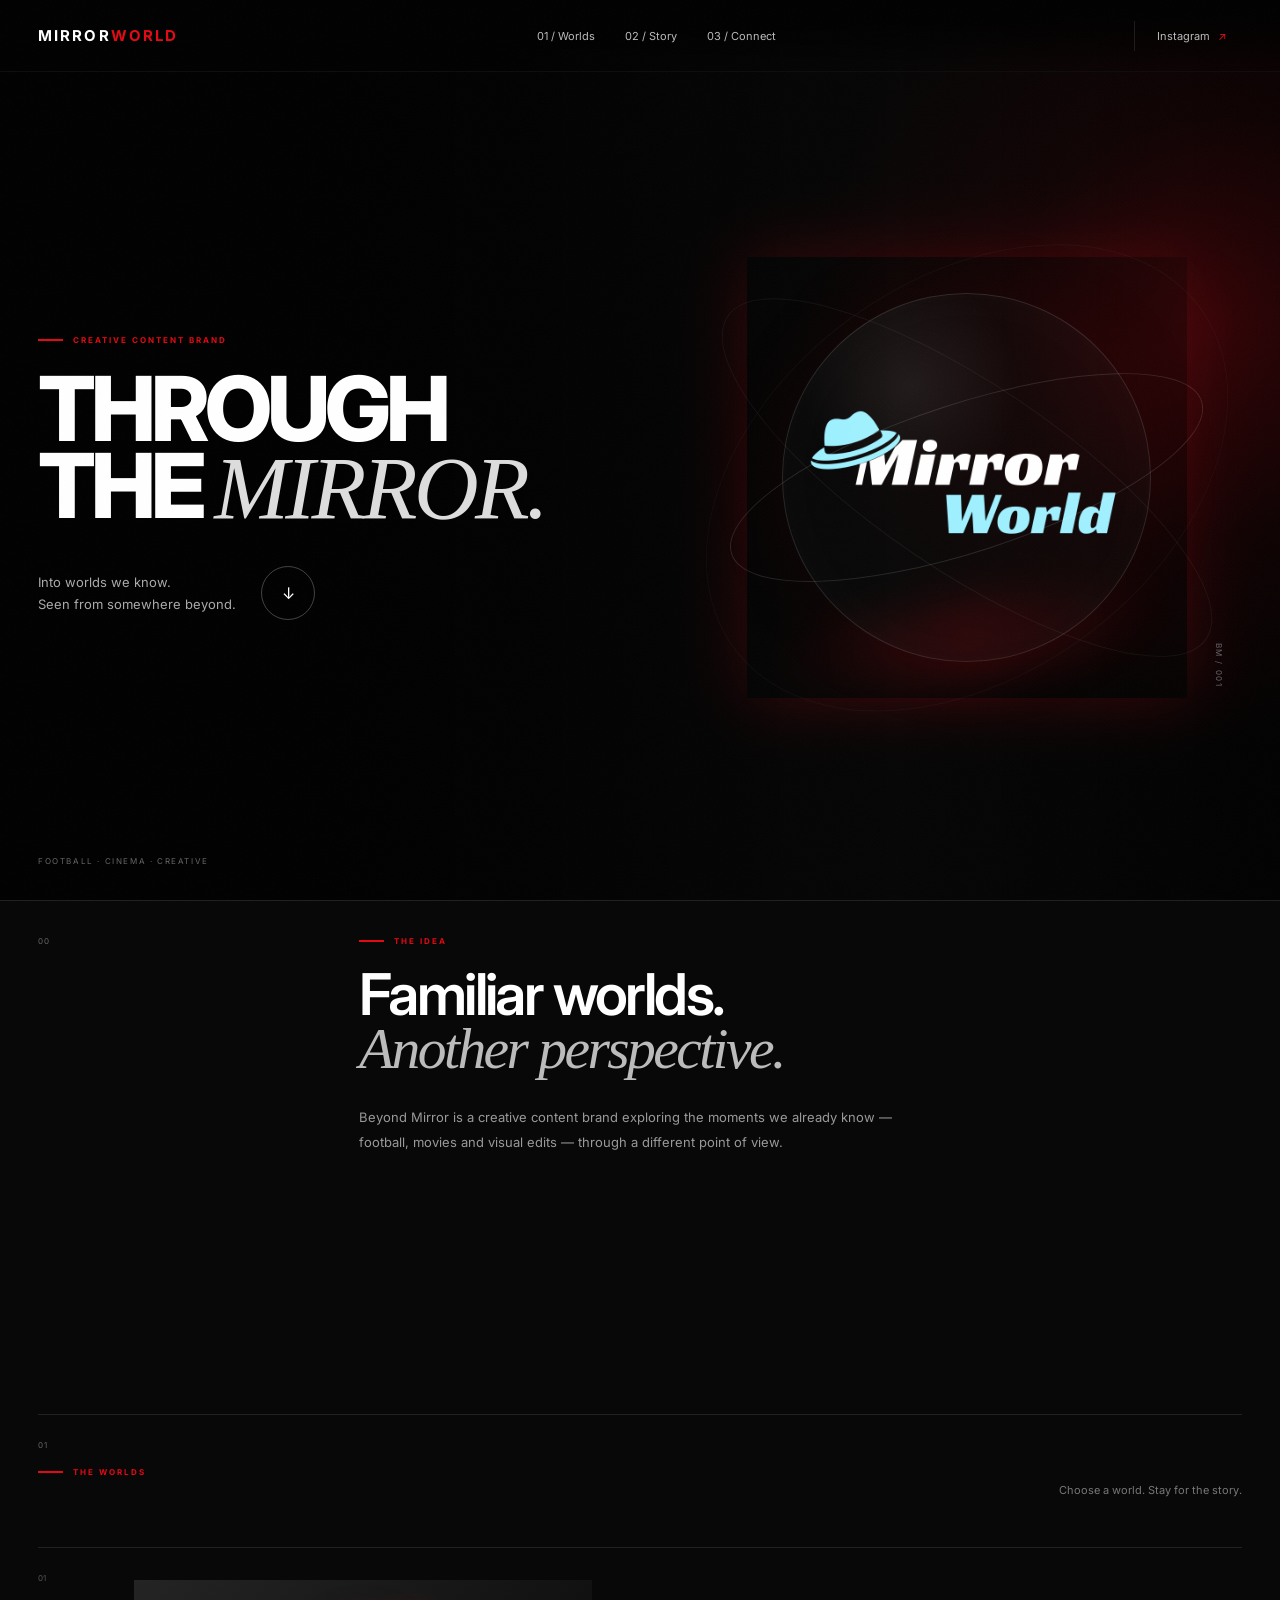
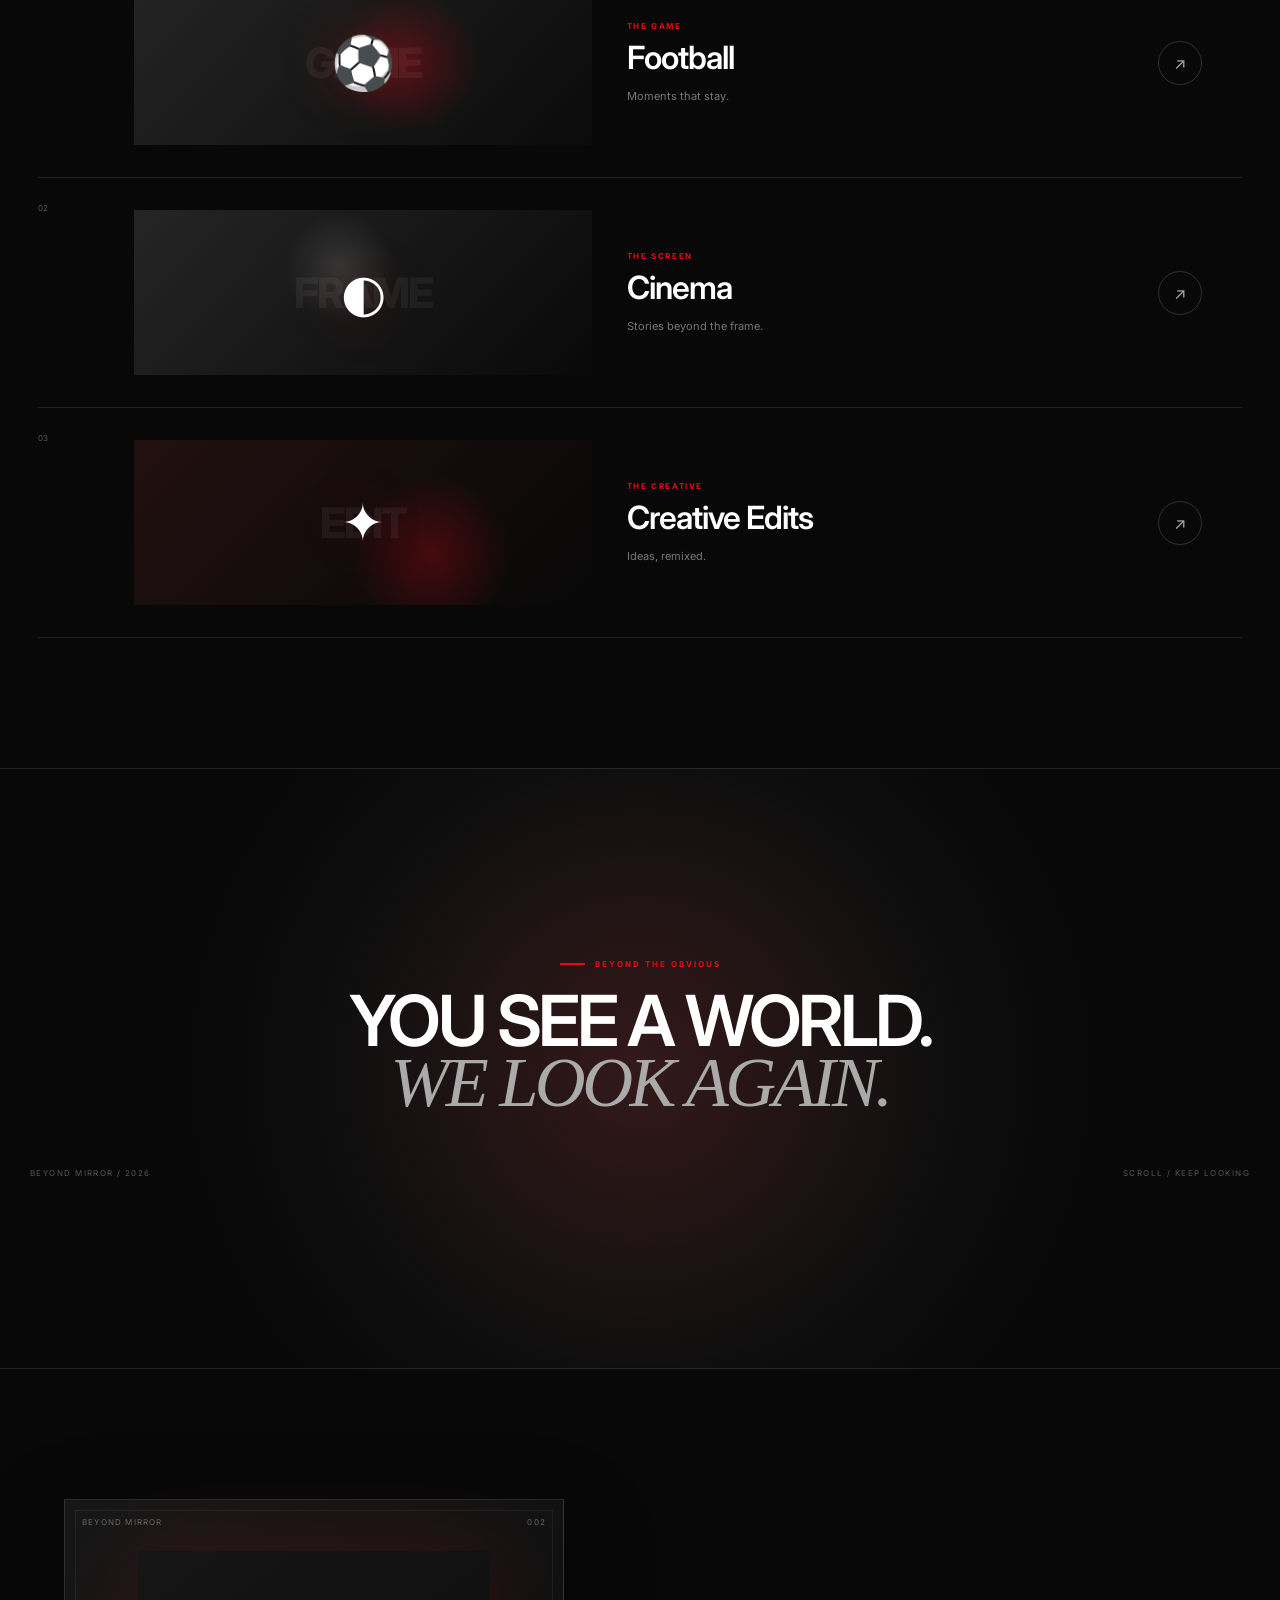
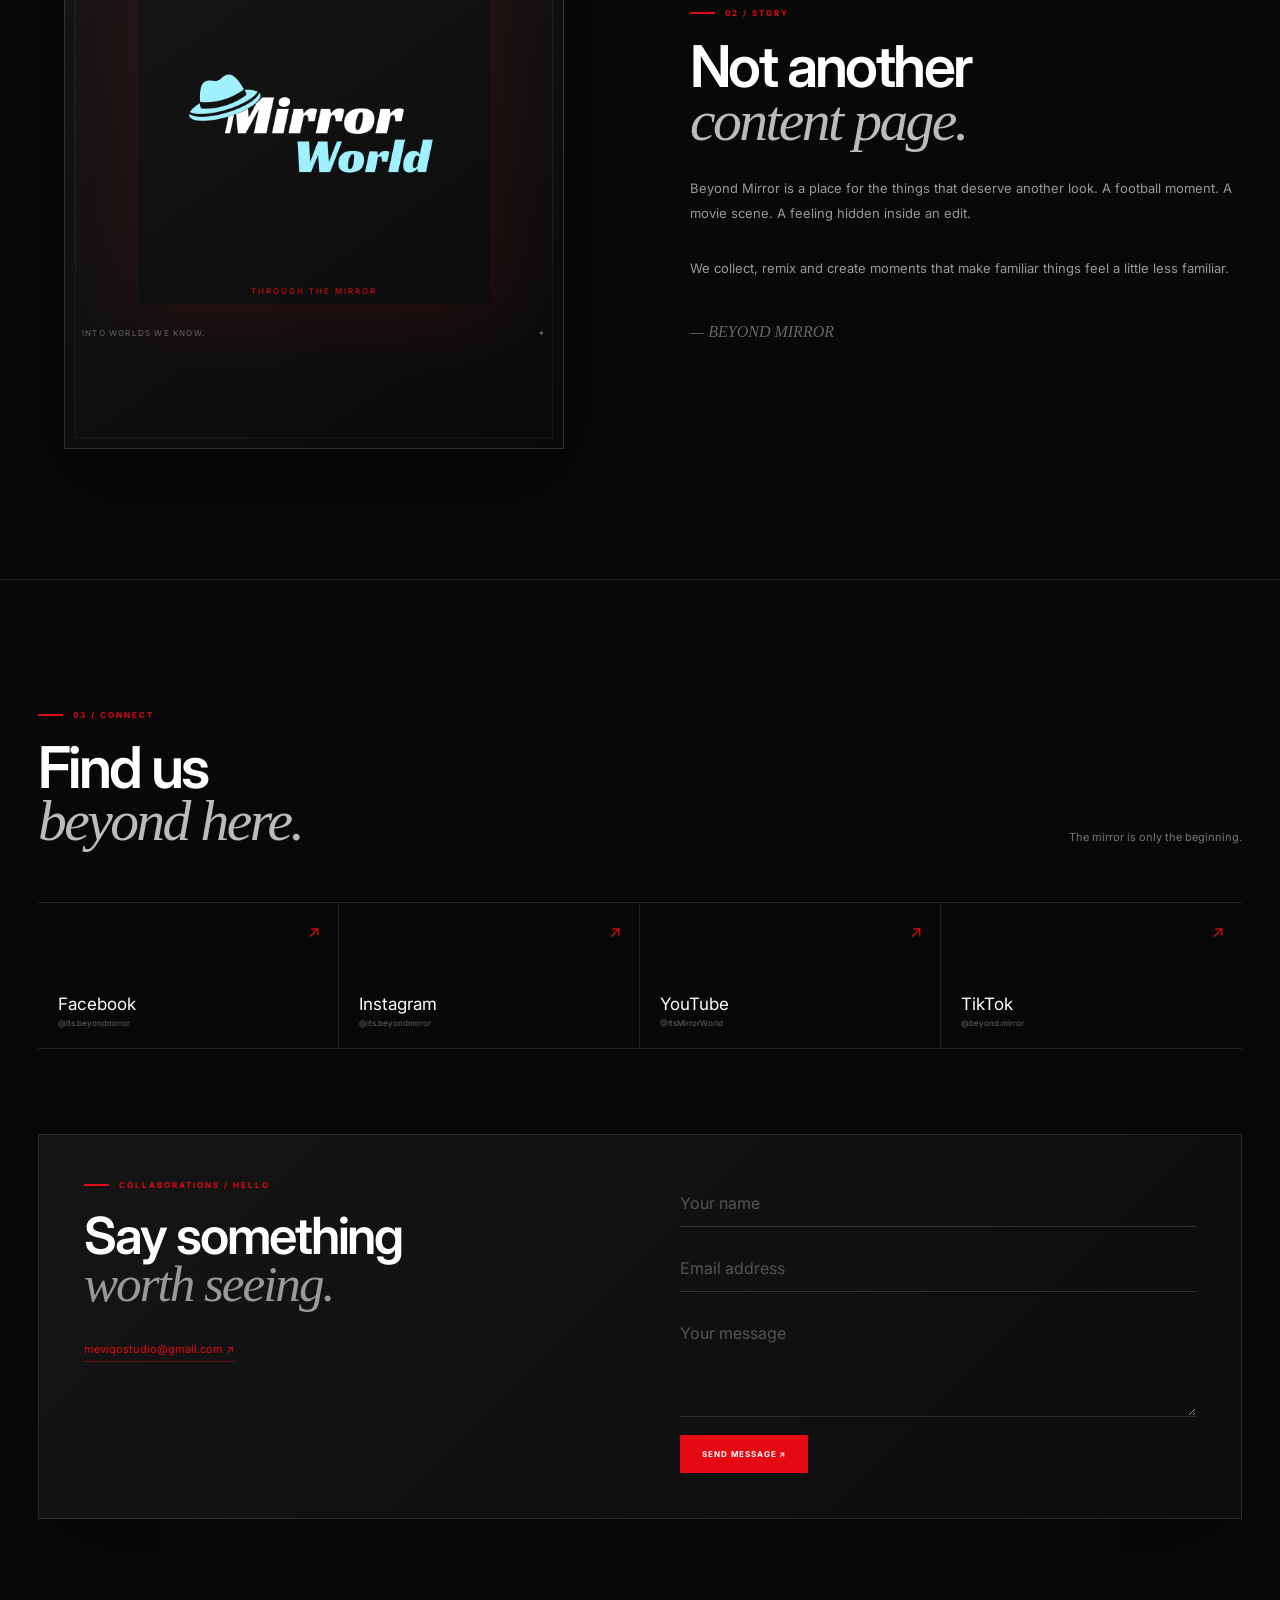
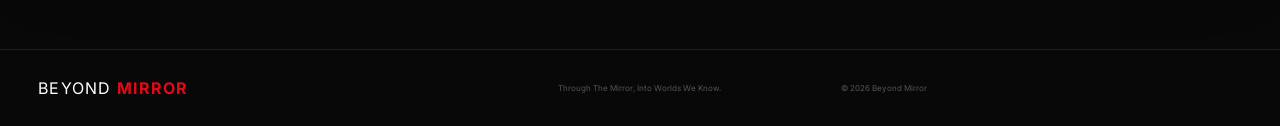
<file: index.html>
<!DOCTYPE html>
<html lang="en">

<head>
  <meta charset="UTF-8">
  <meta name="viewport" content="width=device-width, initial-scale=1.0">
  <meta name="theme-color" content="#080909">
  <meta name="description"
    content="Beyond Mirror — Through The Mirror, Into Worlds We Know. Football, movies and creative edits.">
  <title>Mirror World — Into Worlds We Know</title>
  <link rel="preconnect" href="https://fonts.googleapis.com">
  <link rel="preconnect" href="https://fonts.gstatic.com" crossorigin>
  <link href="https://fonts.googleapis.com/css2?family=Inter:wght@400;500;600;700&display=swap" rel="stylesheet">
  <link rel="stylesheet" href="style.css">
</head>

<body>
  <div class="grain"></div>
  <div class="progress"><span id="progress"></span></div>

  <header class="header">
    <a href="#home" class="wordmark">
      <span>MIRROR</span><strong>WORLD</strong>
    </a>

    <nav class="desktop-nav">
      <a href="#worlds">01 / Worlds</a>
      <a href="#story">02 / Story</a>
      <a href="#connect">03 / Connect</a>
    </nav>

    <a href="https://www.instagram.com/its.beyondmirror/" target="_blank" class="top-link">
      Instagram <span>↗</span>
    </a>

    <button class="menu" id="menu" aria-label="Open menu"><i></i><i></i></button>
  </header>

  <div class="mobile-menu" id="mobileMenu">
    <a href="#worlds">01 / Worlds</a>
    <a href="#story">02 / Story</a>
    <a href="#connect">03 / Connect</a>
    <a href="https://www.instagram.com/its.beyondmirror/" target="_blank">Instagram ↗</a>
  </div>

  <main id="home">
    <section class="hero">
      <div class="hero-left">
        <div class="hero-kicker"><span></span> CREATIVE CONTENT BRAND</div>

        <h1>
          THROUGH<br>
          THE <em>MIRROR.</em>
        </h1>

        <div class="hero-bottom">
          <p>
            Into worlds we know.<br>
            Seen from somewhere beyond.
          </p>
          <a class="circle-arrow" href="#worlds" aria-label="Explore">↓</a>
        </div>
      </div>

      <div class="hero-right">
        <div class="mirror-stage">
          <div class="orbit orbit-a"></div>
          <div class="orbit orbit-b"></div>
          <div class="orbit orbit-c"></div>
          <div class="mirror-glass"></div>
          <img src="mwl.png" alt="Mirror World logo" class="hero-logo">
          <div class="reflection"></div>
        </div>
        <div class="hero-index">BM / 001</div>
      </div>

      <div class="hero-caption">FOOTBALL · CINEMA · CREATIVE</div>
    </section>

    <section class="intro section">
      <div class="section-no">00</div>
      <div class="intro-copy">
        <p class="eyebrow">THE IDEA</p>
        <h2>Familiar worlds.<br><em>Another perspective.</em></h2>
        <p class="body-copy">
          Beyond Mirror is a creative content brand exploring the moments
          we already know — football, movies and visual edits — through a
          different point of view.
        </p>
      </div>
    </section>

    <section class="worlds section" id="worlds">
      <div class="section-head">
        <div>
          <div class="section-no">01</div>
          <p class="eyebrow">THE WORLDS</p>
        </div>
        <p class="section-note">Choose a world. Stay for the story.</p>
      </div>

      <div class="world-list">
        <a class="world football" href="https://www.youtube.com/@ItsMirrorWorld" target="_blank">
          <div class="world-number">01</div>
          <div class="world-visual football-visual">
            <span class="visual-word">GAME</span>
            <span class="visual-symbol">⚽</span>
          </div>
          <div class="world-info">
            <p>THE GAME</p>
            <h3>Football</h3>
            <span>Moments that stay.</span>
          </div>
          <div class="world-arrow">↗</div>
        </a>

        <a class="world cinema" href="https://www.instagram.com/its.beyondmirror/" target="_blank">
          <div class="world-number">02</div>
          <div class="world-visual cinema-visual">
            <span class="visual-word">FRAME</span>
            <span class="visual-symbol">◐</span>
          </div>
          <div class="world-info">
            <p>THE SCREEN</p>
            <h3>Cinema</h3>
            <span>Stories beyond the frame.</span>
          </div>
          <div class="world-arrow">↗</div>
        </a>

        <a class="world creative" href="https://www.tiktok.com/@beyond.mirror" target="_blank">
          <div class="world-number">03</div>
          <div class="world-visual creative-visual">
            <span class="visual-word">EDIT</span>
            <span class="visual-symbol">✦</span>
          </div>
          <div class="world-info">
            <p>THE CREATIVE</p>
            <h3>Creative Edits</h3>
            <span>Ideas, remixed.</span>
          </div>
          <div class="world-arrow">↗</div>
        </a>
      </div>
    </section>

    <section class="manifesto">
      <div class="manifesto-line"></div>
      <p class="eyebrow">BEYOND THE OBVIOUS</p>
      <h2>
        YOU SEE A WORLD.<br>
        <em>WE LOOK AGAIN.</em>
      </h2>
      <div class="manifesto-bottom">
        <span>BEYOND MIRROR / 2026</span>
        <span>SCROLL / KEEP LOOKING</span>
      </div>
    </section>

    <section class="story section" id="story">
      <div class="story-visual">
        <div class="story-frame">
          <div class="frame-top"><span>BEYOND MIRROR</span><span>002</span></div>
          <div class="frame-center">
            <img src="mwl.png" alt="Mirror World">
            <span>THROUGH THE MIRROR</span>
          </div>
          <div class="frame-bottom"><span>INTO WORLDS WE KNOW.</span><span>✦</span></div>
        </div>
      </div>

      <div class="story-copy">
        <p class="eyebrow">02 / STORY</p>
        <h2>Not another<br><em>content page.</em></h2>
        <p class="body-copy">
          Beyond Mirror is a place for the things that deserve another look.
          A football moment. A movie scene. A feeling hidden inside an edit.
        </p>
        <p class="body-copy">
          We collect, remix and create moments that make familiar things
          feel a little less familiar.
        </p>
        <div class="signature">— BEYOND MIRROR</div>
      </div>
    </section>

    <section class="connect section" id="connect">
      <div class="connect-top">
        <div>
          <p class="eyebrow">03 / CONNECT</p>
          <h2>Find us<br><em>beyond here.</em></h2>
        </div>
        <p class="section-note">The mirror is only the beginning.</p>
      </div>

      <div class="socials">
        <a href="https://www.facebook.com/its.beyondmirror/" target="_blank">
          <span>Facebook</span><small>@its.beyondmirror</small><b>↗</b>
        </a>
        <a href="https://www.instagram.com/its.beyondmirror/" target="_blank">
          <span>Instagram</span><small>@its.beyondmirror</small><b>↗</b>
        </a>
        <a href="https://www.youtube.com/@ItsMirrorWorld" target="_blank">
          <span>YouTube</span><small>@ItsMirrorWorld</small><b>↗</b>
        </a>
        <a href="https://www.tiktok.com/@beyond.mirror" target="_blank">
          <span>TikTok</span><small>@beyond.mirror</small><b>↗</b>
        </a>
      </div>

      <div class="contact-box">
        <div>
          <p class="eyebrow">COLLABORATIONS / HELLO</p>
          <h3>Say something<br><em>worth seeing.</em></h3>
          <a class="mail" href="mailto:meviqostudio@gmail.com">meviqostudio@gmail.com ↗</a>
        </div>

        <form action="https://formsubmit.co/meviqostudio@gmail.com" method="POST">
          <input type="hidden" name="_subject" value="Beyond Mirror — Website Message">
          <input type="hidden" name="_template" value="table">
          <input type="hidden" name="_captcha" value="false">
          <input type="hidden" name="_next" value="https://beyondmirror.vercel.app/thank-you.html">

          <input name="name" type="text" placeholder="Your name" required>
          <input name="email" type="email" placeholder="Email address" required>
          <textarea name="message" rows="4" placeholder="Your message" required></textarea>
          <button type="submit">SEND MESSAGE <span>↗</span></button>
        </form>
      </div>
    </section>
  </main>

  <footer>
    <div class="footer-logo">BEYOND <strong>MIRROR</strong></div>
    <p>Through The Mirror, Into Worlds We Know.</p>
    <span>© 2026 Beyond Mirror</span>
  </footer>

  <script src="script.js"></script>
</body>

</html>
</file>
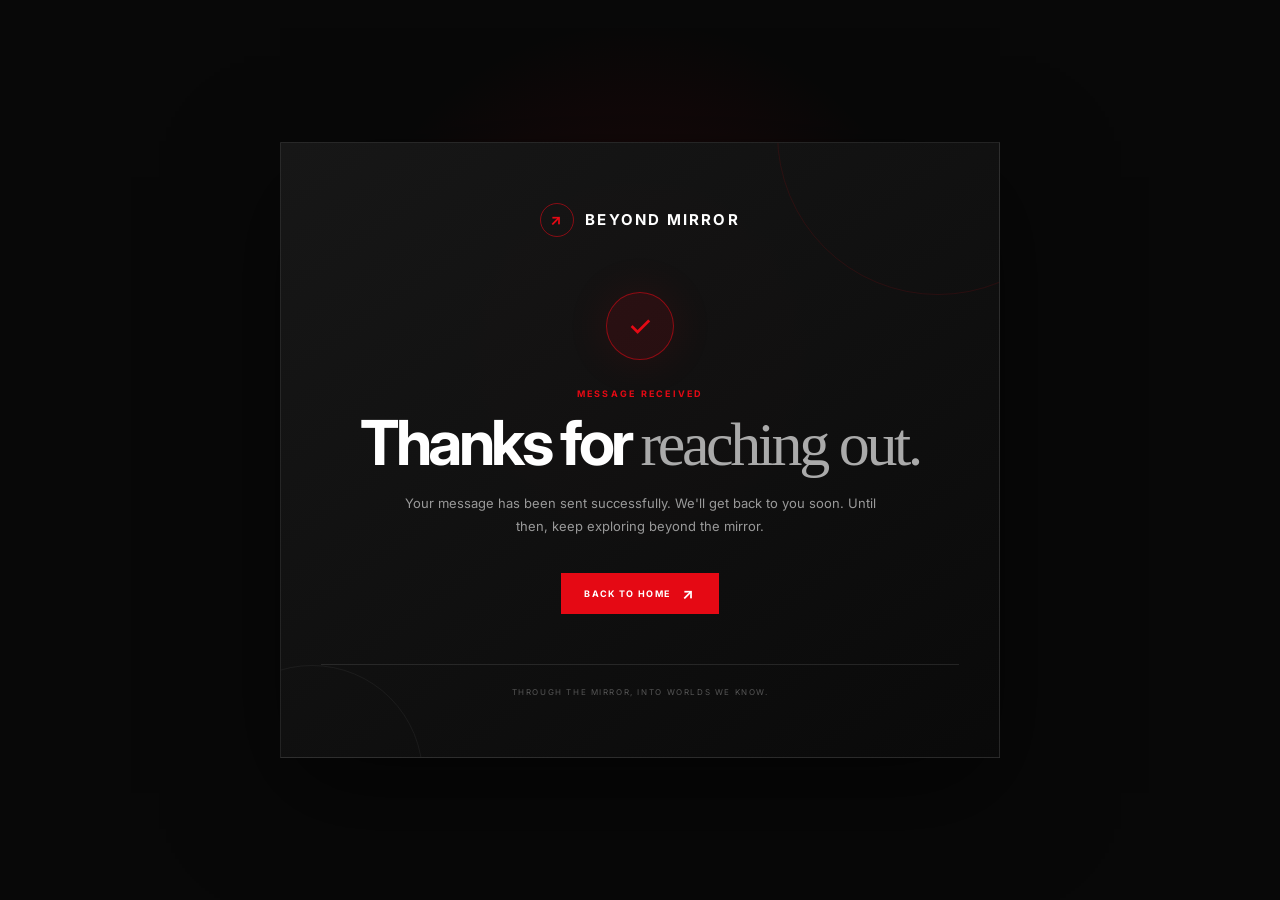
<file: thank-you.html>
<!DOCTYPE html>
<html lang="en">

<head>
    <meta charset="UTF-8">
    <meta name="viewport" content="width=device-width, initial-scale=1.0">
    <meta name="theme-color" content="#080808">

    <title>Message Sent — Beyond Mirror</title>

    <link rel="preconnect" href="https://fonts.googleapis.com">
    <link rel="preconnect" href="https://fonts.gstatic.com" crossorigin>
    <link href="https://fonts.googleapis.com/css2?family=Inter:wght@400;500;600;700;800&display=swap" rel="stylesheet">

    <style>
        :root {
            --bg: #080808;
            --surface: #151515;
            --text: #f5f5f5;
            --muted: #999;
            --red: #e50914;
            --red-soft: rgba(229, 9, 20, .10);
            --line: rgba(255, 255, 255, .10);
        }

        * {
            box-sizing: border-box;
            margin: 0;
            padding: 0;
        }

        html {
            scroll-behavior: smooth;
        }

        body {
            min-height: 100vh;
            display: flex;
            align-items: center;
            justify-content: center;
            padding: 24px;

            background:
                radial-gradient(circle at 50% 35%,
                    rgba(229, 9, 20, .12),
                    transparent 34%),
                #080808;

            color: var(--text);
            font-family: Inter, Arial, Helvetica, sans-serif;
            overflow-x: hidden;
        }

        /* Background glow */
        body::before {
            content: "";
            position: fixed;
            width: 600px;
            height: 600px;
            left: 50%;
            top: 50%;
            transform: translate(-50%, -50%);

            background: radial-gradient(circle,
                    rgba(229, 9, 20, .06),
                    transparent 70%);

            pointer-events: none;
        }

        .page {
            width: 100%;
            max-width: 720px;

            position: relative;
            padding: 60px 40px;

            text-align: center;

            border: 1px solid var(--line);
            background:
                linear-gradient(145deg,
                    rgba(24, 24, 24, .96),
                    rgba(10, 10, 10, .96));

            box-shadow:
                0 35px 100px rgba(0, 0, 0, .55);

            overflow: hidden;
        }

        /* Decorative circles */
        .page::before {
            content: "";
            position: absolute;

            width: 320px;
            height: 320px;

            border: 1px solid rgba(229, 9, 20, .12);
            border-radius: 50%;

            top: -170px;
            right: -100px;
        }

        .page::after {
            content: "";
            position: absolute;

            width: 220px;
            height: 220px;

            border: 1px solid rgba(255, 255, 255, .05);
            border-radius: 50%;

            bottom: -130px;
            left: -80px;
        }

        /* Brand */
        .brand {
            position: relative;
            z-index: 2;

            display: inline-flex;
            align-items: center;
            gap: 11px;

            margin-bottom: 55px;

            color: white;
            text-decoration: none;

            font-size: 15px;
            font-weight: 700;
            letter-spacing: .14em;
        }

        .brand-mark {
            width: 34px;
            height: 34px;

            display: grid;
            place-items: center;

            border: 1px solid rgba(229, 9, 20, .55);
            border-radius: 50%;

            color: var(--red);
            font-size: 15px;

            transition: .3s ease;
        }

        .brand:hover .brand-mark {
            background: var(--red);
            color: white;
            transform: translateY(-2px);
        }

        /* Success icon */
        .check {
            position: relative;
            z-index: 2;

            width: 68px;
            height: 68px;

            margin: 0 auto 28px;

            display: grid;
            place-items: center;

            border: 1px solid rgba(229, 9, 20, .55);
            border-radius: 50%;

            background: var(--red-soft);
            color: var(--red);

            font-size: 28px;
            font-weight: 500;

            box-shadow:
                0 0 45px rgba(229, 9, 20, .10);
        }

        /* Small title */
        .eyebrow {
            position: relative;
            z-index: 2;

            color: var(--red);

            font-size: 9px;
            font-weight: 700;

            letter-spacing: .25em;
            text-transform: uppercase;

            margin-bottom: 15px;
        }

        /* Main title */
        h1 {
            position: relative;
            z-index: 2;

            max-width: 600px;
            margin: 0 auto 18px;

            color: white;

            font-size: clamp(38px, 6vw, 62px);
            line-height: .95;

            font-weight: 700;
            letter-spacing: -.055em;
        }

        h1 span {
            font-family: Georgia, "Times New Roman", serif;
            font-weight: 400;
            color: #aaa;
        }

        /* Description */
        p {
            position: relative;
            z-index: 2;

            max-width: 500px;
            margin: 0 auto;

            color: var(--muted);

            font-size: 13px;
            line-height: 1.8;
        }

        /* Button */
        .button {
            position: relative;
            z-index: 2;

            display: inline-flex;
            align-items: center;
            gap: 12px;

            margin-top: 35px;

            padding: 14px 22px;

            background: var(--red);
            border: 1px solid var(--red);

            color: white;
            text-decoration: none;

            font-size: 9px;
            font-weight: 700;

            letter-spacing: .15em;

            transition: .3s ease;
        }

        .button:hover {
            background: #f6121d;
            transform: translateY(-2px);

            box-shadow:
                0 12px 35px rgba(229, 9, 20, .25);
        }

        .button span {
            font-size: 15px;
            line-height: 0;
        }

        /* Footer */
        .footer {
            position: relative;
            z-index: 2;

            margin-top: 50px;
            padding-top: 22px;

            border-top: 1px solid var(--line);

            color: #555;

            font-size: 8px;
            letter-spacing: .20em;
        }

        /* Mobile */
        @media (max-width: 520px) {

            body {
                padding: 15px;
            }

            .page {
                padding: 45px 23px;
            }

            .brand {
                margin-bottom: 42px;
            }

            .check {
                width: 60px;
                height: 60px;
                font-size: 24px;
            }

            h1 {
                font-size: 40px;
            }

            p {
                font-size: 12px;
            }

            .footer {
                font-size: 7px;
                letter-spacing: .15em;
            }
        }
    </style>
</head>

<body>

    <main class="page">

        <a class="brand" href="/">
            <span class="brand-mark">↗</span>
            BEYOND MIRROR
        </a>

        <div class="check">✓</div>

        <div class="eyebrow">
            Message Received
        </div>

        <h1>
            Thanks for <span>reaching out.</span>
        </h1>

        <p>
            Your message has been sent successfully.
            We'll get back to you soon. Until then,
            keep exploring beyond the mirror.
        </p>

        <a class="button" href="/">
            BACK TO HOME
            <span>↗</span>
        </a>

        <div class="footer">
            THROUGH THE MIRROR, INTO WORLDS WE KNOW.
        </div>

    </main>

</body>

</html>
</file>
<file: style.css>
:root{
  --bg:#080808;
  --bg2:#101010;
  --surface:#151515;
  --surface2:#1c1c1c;

  --white:#f5f5f5;
  --text:#e8e8e8;
  --muted:#999;
  --soft:#666;

  --red:#e50914;
  --red2:#b20710;
  --red-glow:rgba(229,9,20,.25);

  --line:rgba(255,255,255,.10);
  --line-soft:rgba(255,255,255,.06);

  --serif:Georgia,"Times New Roman",serif;
  --sans:"Inter",Arial,Helvetica,sans-serif;

  --max:1320px;
}

*{
  box-sizing:border-box;
  margin:0;
  padding:0;
}

html{
  scroll-behavior:smooth;
}

body{
  background:var(--bg);
  color:var(--text);
  font-family:var(--sans);
  overflow-x:hidden;
}

a{
  text-decoration:none;
  color:inherit;
}

button,
input,
textarea{
  font:inherit;
}

::selection{
  background:var(--red);
  color:white;
}


/* =========================
   GRAIN
========================= */

.grain{
  position:fixed;
  inset:0;
  pointer-events:none;
  z-index:100;
  opacity:.025;

  background-image:url("data:image/svg+xml,%3Csvg xmlns='http://www.w3.org/2000/svg' width='160' height='160'%3E%3Cfilter id='n'%3E%3CfeTurbulence type='fractalNoise' baseFrequency='.75' numOctaves='4' stitchTiles='stitch'/%3E%3C/filter%3E%3Crect width='100%25' height='100%25' filter='url(%23n)'/%3E%3C/svg%3E");
}


/* =========================
   PROGRESS
========================= */

.progress{
  position:fixed;
  top:0;
  left:0;
  width:100%;
  height:3px;
  z-index:120;
}

.progress span{
  display:block;
  height:100%;
  width:0;
  background:var(--red);
}


/* =========================
   HEADER
========================= */

.header{
  position:fixed;
  z-index:90;

  top:0;
  left:50%;

  transform:translateX(-50%);

  width:100%;
  max-width:none;

  height:72px;

  padding:0 38px;

  display:flex;
  align-items:center;
  justify-content:space-between;

  border:0;
  border-bottom:1px solid rgba(255,255,255,.05);

  background:
    linear-gradient(
      to bottom,
      rgba(0,0,0,.94),
      rgba(0,0,0,.55),
      transparent
    );

  backdrop-filter:none;
  -webkit-backdrop-filter:none;

  border-radius:0;

  box-shadow:none;
}

.wordmark{
  font-size:15px;
  letter-spacing:.14em;
  font-weight:700;
  color:#fff;
}

.wordmark strong{
  color:var(--red);
  font-weight:700;
}

.desktop-nav{
  display:flex;
  gap:30px;
}

.desktop-nav a,
.top-link{
  font-size:11px;
  color:#bbb;
  transition:.25s;
}

.desktop-nav a:hover,
.top-link:hover{
  color:#fff;
}

.top-link{
  border-left:1px solid var(--line);
  padding:8px 15px 8px 22px;
}

.top-link span{
  color:var(--red);
  margin-left:5px;
}

.menu{
  display:none;
  background:none;
  border:0;
  width:40px;
  height:40px;
}

.menu i{
  display:block;
  width:21px;
  height:2px;
  background:white;
  margin:5px auto;
}

.mobile-menu{
  display:none;
}


/* =========================
   HERO
========================= */

.hero{
  min-height:100svh;

  max-width:var(--max);

  margin:auto;

  padding:
    155px
    38px
    100px;

  display:grid;

  grid-template-columns:
    1.15fr
    .85fr;

  align-items:center;

  position:relative;
}


/* cinematic background */

.hero:before{
  content:"";

  position:absolute;

  width:850px;
  height:850px;

  right:-360px;
  top:-100px;

  border-radius:50%;

  background:
    radial-gradient(
      circle,
      rgba(229,9,20,.20),
      rgba(229,9,20,.06) 35%,
      transparent 70%
    );

  pointer-events:none;
}

.hero:after{
  content:"";

  position:absolute;

  inset:0;

  z-index:-1;

  background:
    linear-gradient(
      90deg,
      rgba(0,0,0,.98) 0%,
      rgba(0,0,0,.82) 35%,
      rgba(0,0,0,.30) 70%,
      rgba(0,0,0,.8) 100%
    );

  pointer-events:none;
}

.hero-left{
  position:relative;
  z-index:3;
}

.hero-kicker,
.eyebrow{
  display:flex;
  align-items:center;

  gap:10px;

  color:var(--red);

  font-size:8px;

  letter-spacing:.25em;

  font-weight:700;
}

.hero-kicker{
  margin-bottom:25px;
}

.hero-kicker span,
.eyebrow:before{
  content:"";

  display:block;

  width:25px;
  height:2px;

  background:var(--red);
}

.hero h1{
  font-size:clamp(52px,7vw,100px);

  line-height:.86;

  letter-spacing:-.055em;

  font-weight:800;

  color:white;

  max-width:800px;
}

.hero h1 em{
  font-family:var(--serif);

  font-weight:400;

  color:#ddd;

  letter-spacing:-.04em;
}

.hero-bottom{
  display:flex;

  align-items:center;

  gap:25px;

  margin-top:40px;
}

.hero-bottom p{
  max-width:450px;

  font-size:13px;

  line-height:1.7;

  color:#aaa;
}

.circle-arrow{
  width:54px;
  height:54px;

  border:1px solid rgba(255,255,255,.25);

  border-radius:50%;

  display:grid;
  place-items:center;

  color:white;

  font-size:16px;

  transition:.3s;
}

.circle-arrow:hover{
  background:var(--red);

  border-color:var(--red);

  transform:translateY(-3px);

  box-shadow:
    0 10px 35px var(--red-glow);
}


/* =========================
   HERO VISUAL
========================= */

.hero-right{
  position:relative;

  display:grid;

  place-items:center;
}

.mirror-stage{
  width:min(43vw,570px);

  aspect-ratio:1;

  position:relative;

  display:grid;

  place-items:center;
}

.hero-logo{
  width:80%;

  position:relative;

  z-index:4;

  mix-blend-mode:screen;

  filter:
    drop-shadow(
      0 0 35px rgba(229,9,20,.22)
    );

  animation:
    levitate 7s ease-in-out infinite;
}

.mirror-glass{
  position:absolute;

  width:67%;

  aspect-ratio:1;

  border:
    1px solid
    rgba(255,255,255,.12);

  border-radius:50%;

  background:
    radial-gradient(
      circle at 35% 25%,
      rgba(255,255,255,.07),
      transparent 30%
    ),
    rgba(255,255,255,.015);

  box-shadow:
    inset 0 0 80px
    rgba(255,255,255,.025),

    0 0 90px
    rgba(229,9,20,.07);
}

.reflection{
  position:absolute;

  width:75%;
  height:15%;

  bottom:13%;

  border-radius:50%;

  background:
    linear-gradient(
      90deg,
      transparent,
      rgba(229,9,20,.17),
      transparent
    );

  filter:blur(20px);

  transform:rotate(-8deg);
}

.orbit{
  position:absolute;

  border:
    1px solid
    rgba(255,255,255,.12);

  border-radius:50%;

  z-index:1;
}

.orbit-a{
  width:90%;
  height:27%;

  transform:rotate(-18deg);
}

.orbit-b{
  width:105%;
  height:34%;

  transform:rotate(34deg);

  opacity:.45;
}

.orbit-c{
  width:72%;
  height:105%;

  transform:rotate(54deg);

  opacity:.25;
}

.hero-index{
  position:absolute;

  right:0;
  bottom:15%;

  font-size:8px;

  letter-spacing:.2em;

  color:#666;

  transform:rotate(90deg);
}

.hero-caption{
  position:absolute;

  bottom:34px;
  left:38px;

  font-size:8px;

  letter-spacing:.2em;

  color:#666;
}


/* =========================
   SECTIONS
========================= */

.section{
  max-width:var(--max);

  margin:auto;

  padding:130px 38px;
}

.section-no{
  color:#666;

  font-size:8px;

  letter-spacing:.15em;

  margin-bottom:17px;
}

.eyebrow{
  margin-bottom:22px;
}

.intro{
  display:grid;

  grid-template-columns:
    25%
    75%;

  border-top:
    1px solid
    var(--line);

  gap:20px;

  padding-top:35px;
}

.intro-copy h2,
.story-copy h2{
  font-size:clamp(38px,4.5vw,62px);

  line-height:.92;

  letter-spacing:-.045em;

  font-weight:600;

  color:white;
}

.intro-copy h2 em,
.story-copy h2 em,
.manifesto h2 em,
.connect h2 em,
.contact-box h3 em{
  font-family:var(--serif);

  font-weight:400;

  color:#bbb;
}

.body-copy{
  max-width:570px;

  color:#999;

  font-size:13px;

  line-height:1.9;

  margin-top:30px;
}


/* =========================
   WORLDS
========================= */

.section-head{
  display:flex;

  justify-content:space-between;

  align-items:end;

  border-top:
    1px solid
    var(--line);

  padding-top:25px;

  margin-bottom:48px;
}

.section-note{
  color:#777;

  font-size:11px;

  line-height:1.7;

  max-width:230px;
}

.world-list{
  border-top:
    1px solid
    var(--line);
}

.world{
  display:grid;

  grid-template-columns:
    8%
    38%
    1fr
    7%;

  align-items:center;

  min-height:230px;

  border-bottom:
    1px solid
    var(--line);

  position:relative;

  overflow:hidden;

  transition:.4s;
}

.world:before{
  content:"";

  position:absolute;

  inset:0;

  background:
    linear-gradient(
      90deg,
      rgba(229,9,20,.10),
      transparent 55%
    );

  transform:translateX(-100%);

  transition:.5s;
}

.world:hover:before{
  transform:translateX(0);
}

.world:hover{
  padding-left:10px;
}

.world-number{
  font-size:8px;

  color:#555;

  align-self:start;

  padding-top:25px;

  z-index:2;
}

.world-visual{
  height:165px;

  position:relative;

  overflow:hidden;

  display:flex;

  align-items:center;

  justify-content:center;

  z-index:2;

  transition:.45s;
}

.world:hover .world-visual{
  transform:scale(1.015);
}


/* CINEMATIC CARDS */

.football-visual{
  background:
    radial-gradient(
      circle at 60% 50%,
      rgba(229,9,20,.28),
      transparent 25%
    ),
    linear-gradient(
      135deg,
      #242424,
      #0b0b0b
    );
}

.cinema-visual{
  background:
    radial-gradient(
      circle at 45% 35%,
      rgba(255,255,255,.12),
      transparent 20%
    ),
    linear-gradient(
      135deg,
      #252525,
      #090909
    );
}

.creative-visual{
  background:
    radial-gradient(
      circle at 65% 70%,
      rgba(229,9,20,.25),
      transparent 25%
    ),
    linear-gradient(
      135deg,
      #221010,
      #080808
    );
}

.visual-word{
  font-size:42px;

  font-weight:800;

  letter-spacing:-.05em;

  color:rgba(255,255,255,.055);

  position:absolute;
}

.visual-symbol{
  font-size:52px;

  position:relative;

  color:#fff;

  filter:
    drop-shadow(
      0 0 25px rgba(229,9,20,.25)
    );
}

.world-info{
  padding:0 35px;

  z-index:2;
}

.world-info p{
  font-size:8px;

  color:var(--red);

  letter-spacing:.20em;

  font-weight:700;
}

.world-info h3{
  font-size:32px;

  letter-spacing:-.03em;

  font-weight:600;

  margin:7px 0;

  color:white;
}

.world-info span{
  font-size:11px;

  color:#777;
}

.world-arrow{
  width:44px;
  height:44px;

  border:
    1px solid
    rgba(255,255,255,.16);

  border-radius:50%;

  display:grid;

  place-items:center;

  color:#aaa;

  z-index:2;

  transition:.3s;
}

.world:hover .world-arrow{
  background:var(--red);

  color:white;

  border-color:var(--red);

  transform:translateX(4px);
}


/* =========================
   MANIFESTO
========================= */

.manifesto{
  padding:190px 30px;

  border-top:
    1px solid
    var(--line);

  border-bottom:
    1px solid
    var(--line);

  text-align:center;

  position:relative;

  overflow:hidden;

  background:
    radial-gradient(
      circle at center,
      #1b1b1b,
      #080808 65%
    );
}

.manifesto:before{
  content:"";

  position:absolute;

  width:650px;
  height:650px;

  left:50%;
  top:50%;

  transform:
    translate(-50%,-50%);

  background:
    radial-gradient(
      circle,
      rgba(229,9,20,.12),
      transparent 68%
    );

  pointer-events:none;
}

.manifesto .eyebrow{
  justify-content:center;

  position:relative;
}

.manifesto h2{
  font-size:
    clamp(40px,5.5vw,78px);

  line-height:.85;

  letter-spacing:-.05em;

  font-weight:600;

  color:white;

  position:relative;
}

.manifesto h2 em{
  color:#aaa;
}

.manifesto-bottom{
  display:flex;

  justify-content:space-between;

  max-width:var(--max);

  margin:55px auto 0;

  color:#555;

  font-size:8px;

  letter-spacing:.18em;

  position:relative;
}


/* =========================
   STORY
========================= */

.story{
  display:grid;

  grid-template-columns:
    1fr
    1fr;

  align-items:center;

  gap:100px;
}

.story-visual{
  display:grid;

  place-items:center;
}

.story-frame{
  width:min(100%,500px);

  aspect-ratio:1/1.1;

  border:
    1px solid
    rgba(255,255,255,.13);

  position:relative;

  padding:17px;

  background:
    linear-gradient(
      145deg,
      #171717,
      #090909
    );

  box-shadow:
    0 30px 80px
    rgba(0,0,0,.45);
}

.story-frame:before{
  content:"";

  position:absolute;

  inset:10px;

  border:
    1px solid
    rgba(255,255,255,.06);
}

.frame-top,
.frame-bottom{
  display:flex;

  justify-content:space-between;

  color:#666;

  font-size:8px;

  letter-spacing:.15em;

  position:relative;

  z-index:2;
}

.frame-center{
  height:78%;

  display:grid;

  place-items:center;

  position:relative;
}

.frame-center img{
  width:76%;

  mix-blend-mode:screen;

  filter:
    drop-shadow(
      0 0 40px
      rgba(229,9,20,.16)
    );
}

.frame-center span{
  position:absolute;

  bottom:8%;

  font-size:8px;

  letter-spacing:.25em;

  color:var(--red);
}

.story-copy h2{
  margin-bottom:0;
}

.signature{
  margin-top:42px;

  font-family:var(--serif);

  font-style:italic;

  color:#666;
}


/* =========================
   CONNECT
========================= */

.connect{
  border-top:
    1px solid
    var(--line);
}

.connect-top{
  display:flex;

  justify-content:space-between;

  align-items:end;

  margin-bottom:55px;
}

.connect h2{
  font-size:
    clamp(38px,4.5vw,62px);

  line-height:.9;

  letter-spacing:-.045em;

  font-weight:600;

  color:white;
}

.socials{
  display:grid;

  grid-template-columns:
    repeat(4,1fr);

  border-top:
    1px solid
    var(--line);

  border-bottom:
    1px solid
    var(--line);
}

.socials a{
  min-height:145px;

  padding:20px;

  border-right:
    1px solid
    var(--line);

  display:flex;

  flex-direction:column;

  justify-content:end;

  position:relative;

  transition:.35s;
}

.socials a:last-child{
  border-right:0;
}

.socials a:hover{
  background:
    linear-gradient(
      to top,
      rgba(229,9,20,.10),
      transparent
    );
}

.socials span{
  font-size:17px;

  color:white;
}

.socials small{
  color:#666;

  margin-top:4px;

  font-size:8px;
}

.socials b{
  position:absolute;

  right:18px;
  top:18px;

  color:var(--red);

  font-weight:400;
}


/* =========================
   CONTACT
========================= */

.contact-box{
  margin-top:85px;

  padding:45px;

  border:
    1px solid
    var(--line);

  display:grid;

  grid-template-columns:
    1fr
    1fr;

  gap:80px;

  background:
    linear-gradient(
      135deg,
      #151515,
      #0c0c0c
    );

  box-shadow:
    0 30px 80px
    rgba(0,0,0,.25);
}

.contact-box h3{
  font-size:
    clamp(32px,4vw,52px);

  line-height:.92;

  letter-spacing:-.04em;

  font-weight:600;

  color:white;
}

.contact-box h3 em{
  color:#999;
}

.mail{
  display:inline-block;

  margin-top:35px;

  color:var(--red);

  font-size:11px;

  border-bottom:
    1px solid
    rgba(229,9,20,.4);

  padding-bottom:5px;
}

.contact-box form{
  display:flex;

  flex-direction:column;

  gap:18px;
}

.contact-box input,
.contact-box textarea{
  border:0;

  border-bottom:
    1px solid
    rgba(255,255,255,.14);

  outline:0;

  background:transparent;

  color:white;

  padding:13px 0;

  resize:vertical;
}

.contact-box input:focus,
.contact-box textarea:focus{
  border-color:var(--red);
}

.contact-box input::placeholder,
.contact-box textarea::placeholder{
  color:#555;
}

.contact-box button{
  align-self:start;

  background:var(--red);

  color:white;

  border:0;

  padding:14px 22px;

  font-weight:700;

  font-size:8px;

  letter-spacing:.12em;

  cursor:pointer;

  transition:.25s;
}

.contact-box button:hover{
  background:#f6121d;

  transform:translateY(-2px);

  box-shadow:
    0 10px 30px
    rgba(229,9,20,.25);
}


/* =========================
   FOOTER
========================= */

footer{
  border-top:
    1px solid
    var(--line);

  padding:
    28px
    max(
      38px,
      calc((100vw - var(--max))/2)
    );

  display:grid;

  grid-template-columns:
    1fr
    1fr
    1fr;

  align-items:center;

  color:#555;

  font-size:8px;
}

footer p{
  text-align:center;
}

.footer-logo{
  font-size:16px;

  letter-spacing:.08em;

  color:white;
}

.footer-logo strong{
  color:var(--red);
}


/* =========================
   ANIMATION
========================= */

@keyframes levitate{

  0%,100%{
    transform:
      translateY(0)
      rotate(-1deg);
  }

  50%{
    transform:
      translateY(-11px)
      rotate(1deg);
  }

}


/* =========================
   TABLET
========================= */

@media(max-width:900px){

  .header{
    width:100%;

    top:0;

    padding:
      0
      24px;
  }

  .desktop-nav,
  .top-link{
    display:none;
  }

  .menu{
    display:block;
  }

  .mobile-menu{
    position:fixed;

    z-index:80;

    top:72px;
    left:0;
    right:0;

    background:
      rgba(10,10,10,.98);

    border-top:
      1px solid
      var(--line);

    padding:25px;

    display:none;

    flex-direction:column;

    gap:20px;

    box-shadow:
      0 20px 50px
      rgba(0,0,0,.5);
  }

  .mobile-menu.open{
    display:flex;
  }

  .mobile-menu a{
    font-size:13px;

    color:#bbb;
  }

  .hero{
    grid-template-columns:1fr;

    padding:
      140px
      24px
      100px;
  }

  .hero-right{
    margin-top:55px;
  }

  .mirror-stage{
    width:min(82vw,500px);
  }

  .hero-caption{
    left:24px;
  }

  .intro,
  .story{
    grid-template-columns:1fr;

    gap:40px;
  }

  .world{
    grid-template-columns:
      7%
      38%
      1fr
      9%;
  }

  .socials{
    grid-template-columns:
      1fr 1fr;
  }

  .socials a:nth-child(2){
    border-right:0;
  }

  .socials a:nth-child(-n+2){
    border-bottom:
      1px solid
      var(--line);
  }

  .contact-box{
    grid-template-columns:1fr;

    gap:55px;
  }

  .section{
    padding:
      110px
      24px;
  }

  .manifesto{
    padding:
      150px
      24px;
  }

  footer{
    padding:
      28px
      24px;
  }

}


/* =========================
   MOBILE
========================= */

@media(max-width:600px){

  .hero h1{
    font-size:13vw;
  }

  .hero-bottom{
    justify-content:space-between;
  }

  .hero-index{
    display:none;
  }

  .section-head,
  .connect-top{
    display:block;
  }

  .section-note{
    margin-top:18px;
  }

  .world{
    grid-template-columns:
      10%
      1fr
      40px;

    grid-template-rows:
      auto
      auto;

    gap:10px;

    padding:18px 0;
  }

  .world-number{
    grid-row:1/3;
  }

  .world-visual{
    grid-column:2/4;

    grid-row:1;

    height:150px;
  }

  .world-info{
    grid-column:2;

    grid-row:2;

    padding:0;
  }

  .world-arrow{
    grid-column:3;

    grid-row:2;
  }

  .world-info h3{
    font-size:30px;
  }

  .manifesto h2{
    font-size:10vw;
  }

  .manifesto-bottom{
    font-size:8px;
  }

  .story-frame{
    max-width:390px;
  }

  .socials{
    grid-template-columns:1fr;
  }

  .socials a{
    border-right:0!important;

    border-bottom:
      1px solid
      var(--line);
  }

  .socials a:last-child{
    border-bottom:0;
  }

  .contact-box{
    padding:25px;
  }

  .footer{
    display:block;

    text-align:left;
  }

  .footer p{
    text-align:left;

    margin:10px 0;
  }

}
</file>
